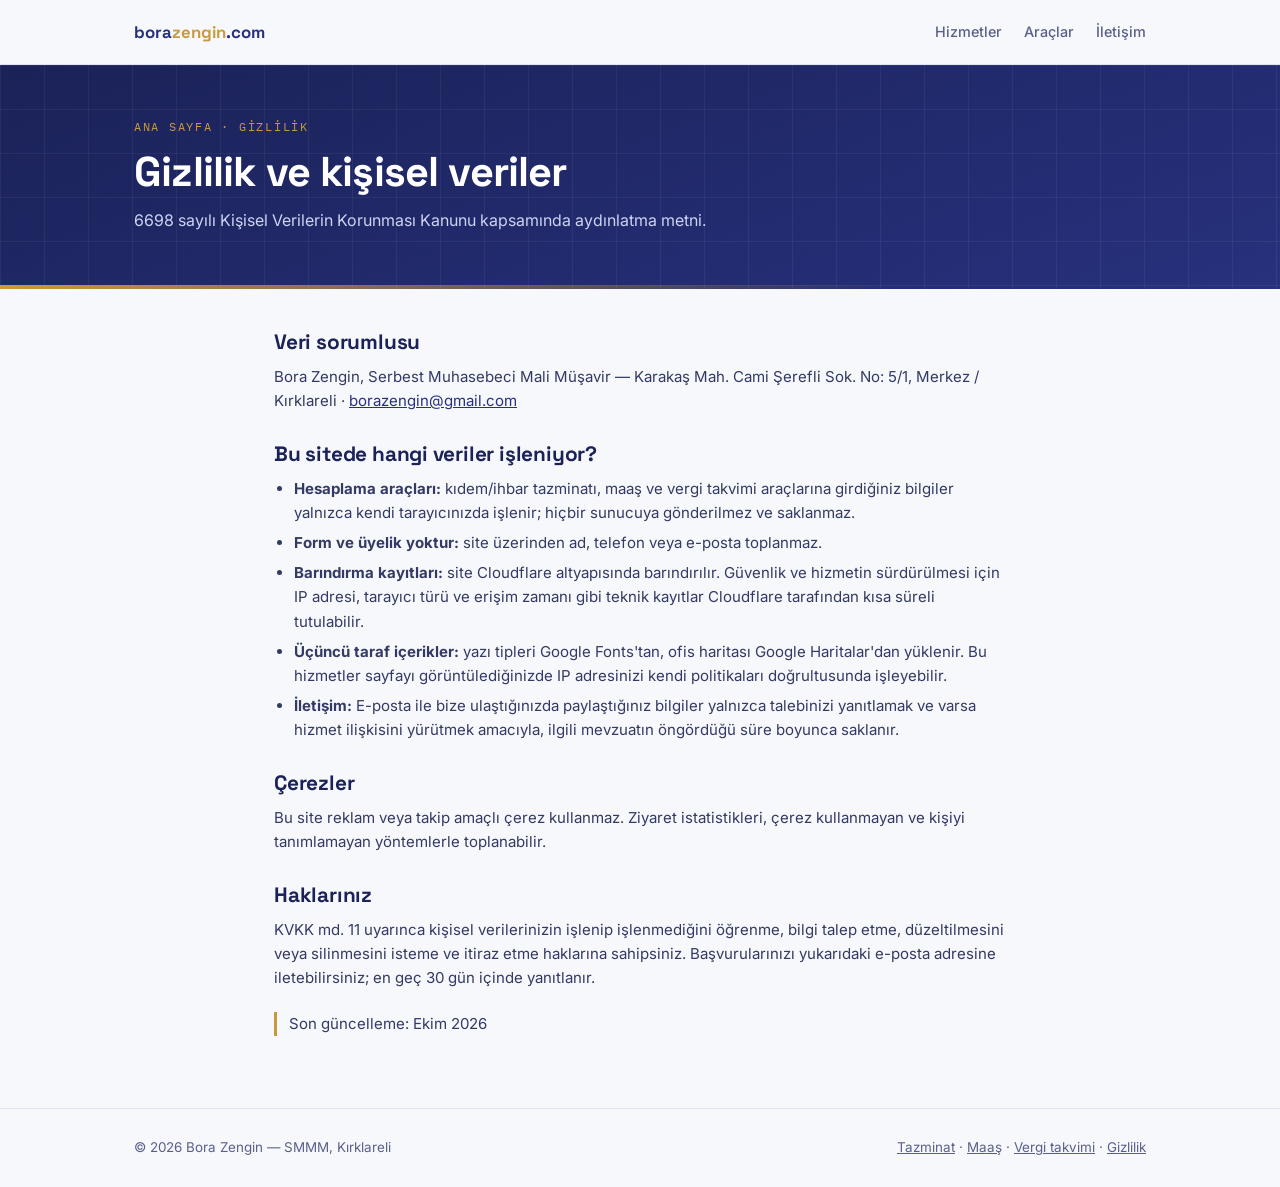
<file: public/gizlilik.html>
<!DOCTYPE html>
<html lang="tr">
<head>
<meta charset="UTF-8">
<meta name="viewport" content="width=device-width, initial-scale=1.0">
<title>Gizlilik ve KVKK Aydınlatma Metni | Bora Zengin SMMM</title>
<meta name="description" content="borazengin.com gizlilik politikası ve 6698 sayılı KVKK kapsamında aydınlatma metni.">
<link rel="canonical" href="https://www.borazengin.com/gizlilik">
<meta property="og:type" content="website">
<meta property="og:title" content="Gizlilik ve KVKK Aydınlatma Metni | Bora Zengin SMMM">
<meta property="og:description" content="borazengin.com gizlilik politikası ve 6698 sayılı KVKK kapsamında aydınlatma metni.">
<meta property="og:url" content="https://www.borazengin.com/gizlilik">
<meta property="og:locale" content="tr_TR">
<meta property="og:image" content="https://www.borazengin.com/og-image.png">
<meta name="twitter:card" content="summary_large_image">
<meta name="theme-color" content="#1b2258">
<link rel="icon" type="image/svg+xml" href="data:image/svg+xml,<svg xmlns='http://www.w3.org/2000/svg' viewBox='0 0 64 64'>
<link rel="apple-touch-icon" href="[data-uri]">
<link rel="preconnect" href="https://fonts.googleapis.com">
<link rel="preconnect" href="https://fonts.gstatic.com" crossorigin>
<link href="https://fonts.googleapis.com/css2?family=Space+Grotesk:wght@500;600;700&family=Inter:wght@400;500;600&family=IBM+Plex+Mono:wght@400;500&display=swap" rel="stylesheet">
<link rel="stylesheet" href="site.css">
</head>
<body>
<nav>
  <div class="wrap nav-inner">
    <a class="nav-brand" href="index.html">bora<span>zengin</span>.com</a>
    <ul class="nav-links">
      <li><a href="index.html#hizmetler">Hizmetler</a></li>
      <li class="keep"><a href="index.html#araclar">Araçlar</a></li>
      <li class="keep"><a href="index.html#iletisim">İletişim</a></li>
    </ul>
  </div>
</nav>
<header class="page-head">
  <div class="wrap">
    <div class="crumb"><a href="index.html">Ana sayfa</a> · Gizlilik</div>
    <h1>Gizlilik ve kişisel veriler</h1>
    <p>6698 sayılı Kişisel Verilerin Korunması Kanunu kapsamında aydınlatma metni.</p>
  </div>
</header>

<main>
  <div class="wrap" style="max-width:780px">
    <div class="info" style="margin-top:0">
      <h2>Veri sorumlusu</h2>
      <p>Bora Zengin, Serbest Muhasebeci Mali Müşavir — Karakaş Mah. Cami Şerefli Sok. No: 5/1, Merkez / Kırklareli · <a href="mailto:borazengin@gmail.com">borazengin@gmail.com</a></p>
    </div>

    <div class="info">
      <h2>Bu sitede hangi veriler işleniyor?</h2>
      <ul>
        <li><b>Hesaplama araçları:</b> kıdem/ihbar tazminatı, maaş ve vergi takvimi araçlarına girdiğiniz bilgiler yalnızca kendi tarayıcınızda işlenir; hiçbir sunucuya gönderilmez ve saklanmaz.</li>
        <li><b>Form ve üyelik yoktur:</b> site üzerinden ad, telefon veya e-posta toplanmaz.</li>
        <li><b>Barındırma kayıtları:</b> site Cloudflare altyapısında barındırılır. Güvenlik ve hizmetin sürdürülmesi için IP adresi, tarayıcı türü ve erişim zamanı gibi teknik kayıtlar Cloudflare tarafından kısa süreli tutulabilir.</li>
        <li><b>Üçüncü taraf içerikler:</b> yazı tipleri Google Fonts'tan, ofis haritası Google Haritalar'dan yüklenir. Bu hizmetler sayfayı görüntülediğinizde IP adresinizi kendi politikaları doğrultusunda işleyebilir.</li>
        <li><b>İletişim:</b> E-posta ile bize ulaştığınızda paylaştığınız bilgiler yalnızca talebinizi yanıtlamak ve varsa hizmet ilişkisini yürütmek amacıyla, ilgili mevzuatın öngördüğü süre boyunca saklanır.</li>
      </ul>
    </div>

    <div class="info">
      <h2>Çerezler</h2>
      <p>Bu site reklam veya takip amaçlı çerez kullanmaz. Ziyaret istatistikleri, çerez kullanmayan ve kişiyi tanımlamayan yöntemlerle toplanabilir.</p>
    </div>

    <div class="info">
      <h2>Haklarınız</h2>
      <p>KVKK md. 11 uyarınca kişisel verilerinizin işlenip işlenmediğini öğrenme, bilgi talep etme, düzeltilmesini veya silinmesini isteme ve itiraz etme haklarına sahipsiniz. Başvurularınızı yukarıdaki e-posta adresine iletebilirsiniz; en geç 30 gün içinde yanıtlanır.</p>
      <p class="disclaimer">Son güncelleme: <span data-guncel>Ekim 2026</span></p>
    </div>
  </div>
</main>
<footer>
  <div class="wrap foot">
    <div>© <span class="yil"></span> Bora Zengin — SMMM, Kırklareli</div>
    <div><a href="kidem-ihbar-tazminati.html">Tazminat</a> · <a href="net-brut-maas.html">Maaş</a> · <a href="vergi-takvimi.html">Vergi takvimi</a> · <a href="gizlilik.html">Gizlilik</a></div>
  </div>
</footer>
<script>document.querySelectorAll('.yil').forEach(function(e){e.textContent=new Date().getFullYear();});</script>
</body>
</html>
</file>
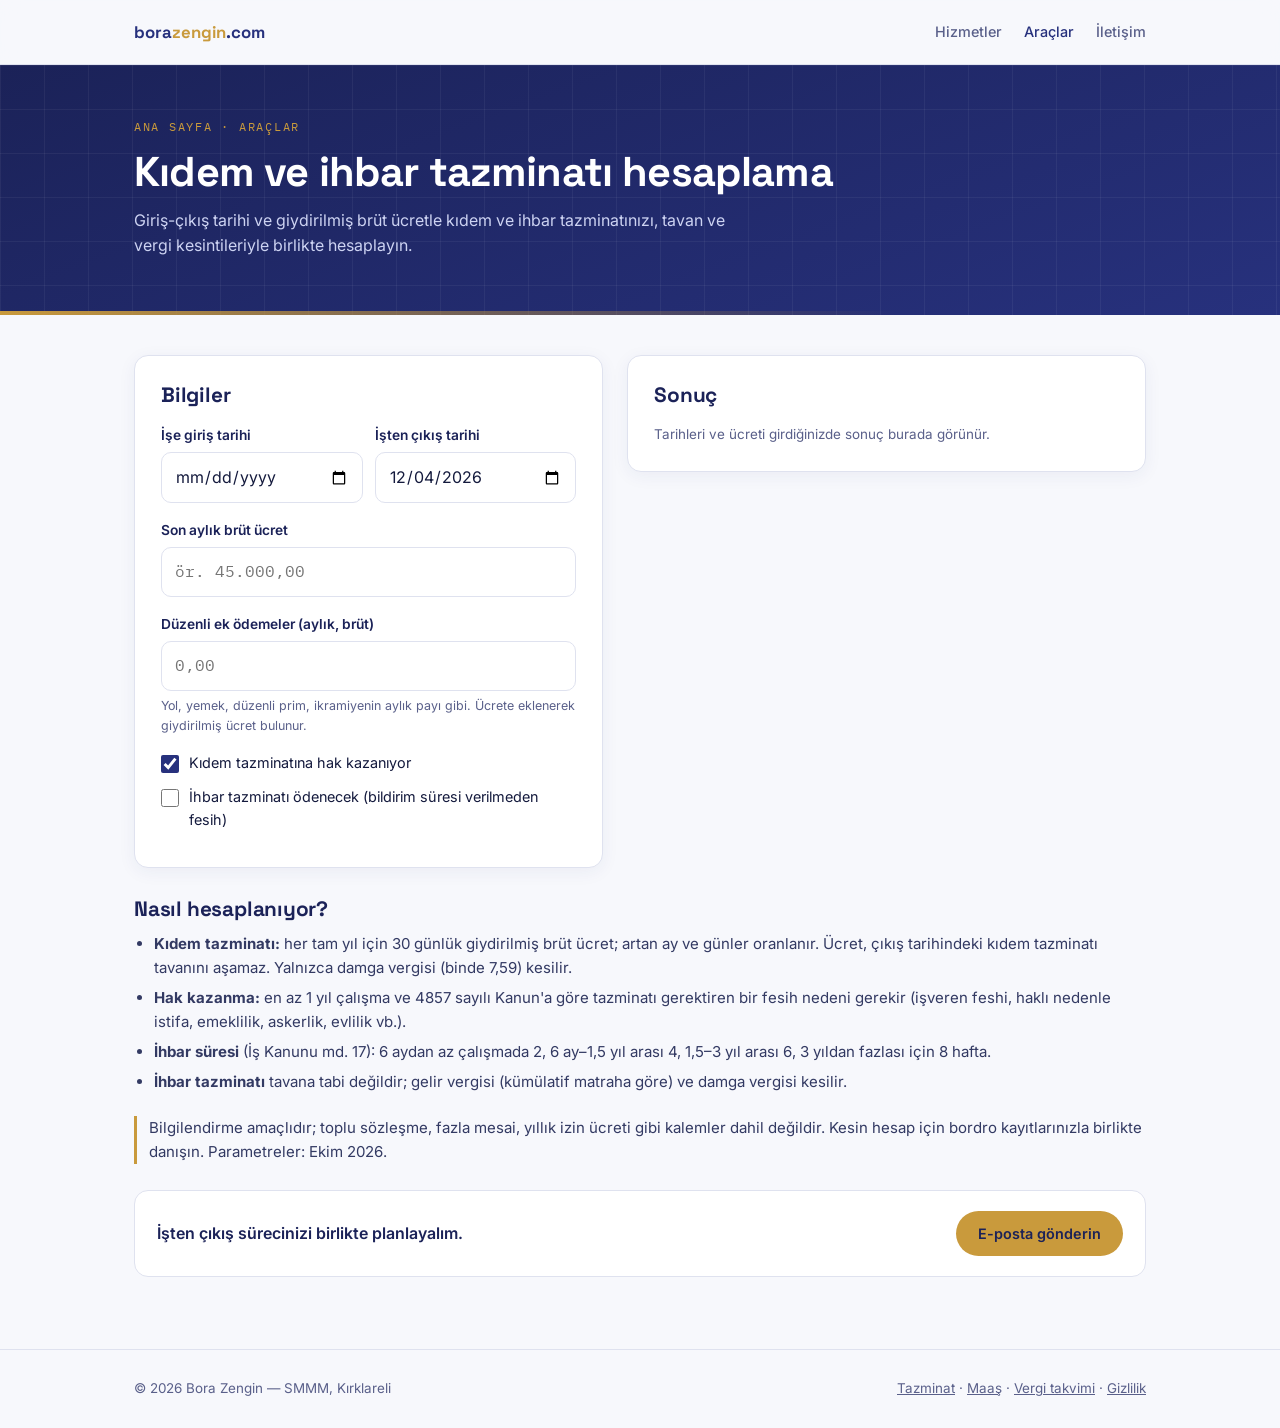
<file: public/kidem-ihbar-tazminati.html>
<!DOCTYPE html>
<html lang="tr">
<head>
<meta charset="UTF-8">
<meta name="viewport" content="width=device-width, initial-scale=1.0">
<title>Kıdem ve İhbar Tazminatı Hesaplama 2026 | Bora Zengin SMMM</title>
<meta name="description" content="2026 kıdem tazminatı tavanı, ihbar süreleri ve vergi kesintileriyle kıdem ve ihbar tazminatı hesaplama aracı.">
<link rel="canonical" href="https://www.borazengin.com/kidem-ihbar-tazminati">
<meta property="og:type" content="website">
<meta property="og:title" content="Kıdem ve İhbar Tazminatı Hesaplama 2026 | Bora Zengin SMMM">
<meta property="og:description" content="2026 kıdem tazminatı tavanı, ihbar süreleri ve vergi kesintileriyle kıdem ve ihbar tazminatı hesaplama aracı.">
<meta property="og:url" content="https://www.borazengin.com/kidem-ihbar-tazminati">
<meta property="og:locale" content="tr_TR">
<meta property="og:image" content="https://www.borazengin.com/og-image.png">
<meta name="twitter:card" content="summary_large_image">
<meta name="theme-color" content="#1b2258">
<link rel="icon" type="image/svg+xml" href="data:image/svg+xml,<svg xmlns='http://www.w3.org/2000/svg' viewBox='0 0 64 64'>
<link rel="apple-touch-icon" href="[data-uri]">
<link rel="preconnect" href="https://fonts.googleapis.com">
<link rel="preconnect" href="https://fonts.gstatic.com" crossorigin>
<link href="https://fonts.googleapis.com/css2?family=Space+Grotesk:wght@500;600;700&family=Inter:wght@400;500;600&family=IBM+Plex+Mono:wght@400;500&display=swap" rel="stylesheet">
<link rel="stylesheet" href="site.css">
</head>
<body>
<nav>
  <div class="wrap nav-inner">
    <a class="nav-brand" href="index.html">bora<span>zengin</span>.com</a>
    <ul class="nav-links">
      <li><a href="index.html#hizmetler">Hizmetler</a></li>
      <li class="keep"><a href="index.html#araclar" aria-current="page">Araçlar</a></li>
      <li class="keep"><a href="index.html#iletisim">İletişim</a></li>
    </ul>
  </div>
</nav>
<header class="page-head">
  <div class="wrap">
    <div class="crumb"><a href="index.html">Ana sayfa</a> · Araçlar</div>
    <h1>Kıdem ve ihbar tazminatı hesaplama</h1>
    <p>Giriş-çıkış tarihi ve giydirilmiş brüt ücretle kıdem ve ihbar tazminatınızı, tavan ve vergi kesintileriyle birlikte hesaplayın.</p>
  </div>
</header>

<main>
  <div class="wrap">
    <div class="tool">
      <form class="panel" id="f" novalidate>
        <h2>Bilgiler</h2>
        <div class="row2">
          <div class="field">
            <label for="giris">İşe giriş tarihi</label>
            <input type="date" id="giris" required>
          </div>
          <div class="field">
            <label for="cikis">İşten çıkış tarihi</label>
            <input type="date" id="cikis" required>
          </div>
        </div>
        <div class="field">
          <label for="brut">Son aylık brüt ücret</label>
          <input type="text" id="brut" inputmode="decimal" placeholder="ör. 45.000,00" autocomplete="off">
        </div>
        <div class="field">
          <label for="ek">Düzenli ek ödemeler (aylık, brüt)</label>
          <input type="text" id="ek" inputmode="decimal" placeholder="0,00" autocomplete="off">
          <div class="hint">Yol, yemek, düzenli prim, ikramiyenin aylık payı gibi. Ücrete eklenerek giydirilmiş ücret bulunur.</div>
        </div>
        <label class="check"><input type="checkbox" id="kidemHak" checked> <span>Kıdem tazminatına hak kazanıyor</span></label>
        <label class="check"><input type="checkbox" id="ihbarHak"> <span>İhbar tazminatı ödenecek (bildirim süresi verilmeden fesih)</span></label>
        <div class="field" id="kumAlan" hidden>
          <label for="kum">Çıkış yılındaki birikmiş GV matrahı (ihbar hariç)</label>
          <input type="text" id="kum" inputmode="decimal" placeholder="Boş bırakılırsa tahmin edilir" autocomplete="off">
          <div class="hint">Bordrodaki kümülatif vergi matrahı. Boş bırakırsanız yıl başından beri aynı brütle çalışıldığı varsayılır.</div>
        </div>
      </form>

      <section class="panel" aria-live="polite">
        <h2>Sonuç</h2>
        <div id="sonuc"><p class="muted">Tarihleri ve ücreti girdiğinizde sonuç burada görünür.</p></div>
      </section>
    </div>

    <div class="info">
      <h2>Nasıl hesaplanıyor?</h2>
      <ul>
        <li><b>Kıdem tazminatı:</b> her tam yıl için 30 günlük giydirilmiş brüt ücret; artan ay ve günler oranlanır. Ücret, çıkış tarihindeki kıdem tazminatı tavanını aşamaz. Yalnızca damga vergisi (binde 7,59) kesilir.</li>
        <li><b>Hak kazanma:</b> en az 1 yıl çalışma ve 4857 sayılı Kanun'a göre tazminatı gerektiren bir fesih nedeni gerekir (işveren feshi, haklı nedenle istifa, emeklilik, askerlik, evlilik vb.).</li>
        <li><b>İhbar süresi</b> (İş Kanunu md. 17): 6 aydan az çalışmada 2, 6 ay–1,5 yıl arası 4, 1,5–3 yıl arası 6, 3 yıldan fazlası için 8 hafta.</li>
        <li><b>İhbar tazminatı</b> tavana tabi değildir; gelir vergisi (kümülatif matraha göre) ve damga vergisi kesilir.</li>
      </ul>
      <p class="disclaimer">Bilgilendirme amaçlıdır; toplu sözleşme, fazla mesai, yıllık izin ücreti gibi kalemler dahil değildir. Kesin hesap için bordro kayıtlarınızla birlikte danışın. Parametreler: <span data-guncel></span>.</p>
    </div>

    <div class="cta">
      <p>İşten çıkış sürecinizi birlikte planlayalım.</p>
      <a class="btn" href="mailto:borazengin@gmail.com?subject=Tazminat%20hesab%C4%B1%20hakk%C4%B1nda">E-posta gönderin</a>
    </div>
  </div>
</main>

<script src="hesap.js"></script>
<script>
(function(){
  var H = window.Hesap, $ = function(id){ return document.getElementById(id); };
  document.querySelector('[data-guncel]').textContent = H.PARAMS.guncelleme;
  var bugun = new Date(); bugun.setMinutes(bugun.getMinutes() - bugun.getTimezoneOffset());
  $('cikis').value = bugun.toISOString().slice(0,10);

  function li(a, b, cls){ return '<li' + (cls ? ' class="'+cls+'"' : '') + '><span>'+a+'</span><span>'+b+'</span></li>'; }
  function tarihStr(s){ var p = s.split('-'); return p[2]+'.'+p[1]+'.'+p[0]; }

  function hesapla(){
    $('kumAlan').hidden = !$('ihbarHak').checked;
    var brut = H.sayi($('brut').value), ek = H.sayi($('ek').value) || 0;
    if (!$('giris').value || !$('cikis').value || !(brut > 0)) {
      $('sonuc').innerHTML = '<p class="muted">Tarihleri ve ücreti girdiğinizde sonuç burada görünür.</p>'; return;
    }
    var kumVal = $('kum').value.trim();
    var r = H.tazminat({
      giris: $('giris').value, cikis: $('cikis').value, brut: brut, ekOdemeler: ek,
      kidemHakki: $('kidemHak').checked, ihbarHakki: $('ihbarHak').checked,
      kumulatif: kumVal ? H.sayi(kumVal) : null
    });
    if (r.hata) { $('sonuc').innerHTML = '<div class="note">'+r.hata+'</div>'; return; }

    var s = r.sure, html = '';
    r.uyarilar.forEach(function(u){ html += '<div class="note">'+u+'</div>'; });
    html += '<div class="big"><span>Toplam net tazminat</span><b>'+H.tl(r.toplamNet)+'</b></div>';
    html += '<ul class="lines">' +
      li('Çalışma süresi', s.yil+' yıl '+s.ay+' ay '+s.gun+' gün') +
      li('Giydirilmiş brüt ücret', H.tl(r.giydirilmis)) +
      (r.tavan ? li('Kıdem tavanı ('+tarihStr(r.tavan.bas)+' itibarıyla)', H.tl(r.tavan.tutar)) : '') +
      '</ul>';

    if ($('kidemHak').checked) {
      html += '<div class="sub">Kıdem tazminatı</div>';
      if (r.kidem.hak) {
        html += '<ul class="lines">' +
          li('Esas ücret' + (r.kidem.tavanUygulandi ? ' (tavan uygulandı)' : ''), H.tl(r.kidem.esas)) +
          li('Brüt kıdem tazminatı', H.tl(r.kidem.brut)) +
          li('Damga vergisi', '− ' + H.tl(r.kidem.dv)) +
          li('Net kıdem tazminatı', H.tl(r.kidem.net), 'tot') + '</ul>';
      } else html += '<p class="muted">Hak kazanılmadı.</p>';
    }
    if ($('ihbarHak').checked) {
      html += '<div class="sub">İhbar tazminatı · '+r.ihbar.hafta+' hafta ('+r.ihbar.gun+' gün)</div>';
      html += '<ul class="lines">' +
        li('Brüt ihbar tazminatı', H.tl(r.ihbar.brut)) +
        li('Gelir vergisi', '− ' + H.tl(r.ihbar.gv)) +
        li('Damga vergisi', '− ' + H.tl(r.ihbar.dv)) +
        li('Net ihbar tazminatı', H.tl(r.ihbar.net), 'tot') + '</ul>';
      html += '<p class="muted" style="margin-top:6px">Birikmiş GV matrahı: '+H.tl(r.ihbar.kumulatif)+
              (r.ihbar.kumulatifKaynak === 'tahmin' ? ' (tahmini)' : '')+'</p>';
    }
    $('sonuc').innerHTML = html;
  }
  ['giris','cikis','brut','ek','kum','kidemHak','ihbarHak'].forEach(function(id){
    $(id).addEventListener('input', hesapla); $(id).addEventListener('change', hesapla);
  });
  $('f').addEventListener('submit', function(e){ e.preventDefault(); });
  hesapla();
})();
</script>
<footer>
  <div class="wrap foot">
    <div>© <span class="yil"></span> Bora Zengin — SMMM, Kırklareli</div>
    <div><a href="kidem-ihbar-tazminati.html">Tazminat</a> · <a href="net-brut-maas.html">Maaş</a> · <a href="vergi-takvimi.html">Vergi takvimi</a> · <a href="gizlilik.html">Gizlilik</a></div>
  </div>
</footer>
<script>document.querySelectorAll('.yil').forEach(function(e){e.textContent=new Date().getFullYear();});</script>
</body>
</html>
</file>
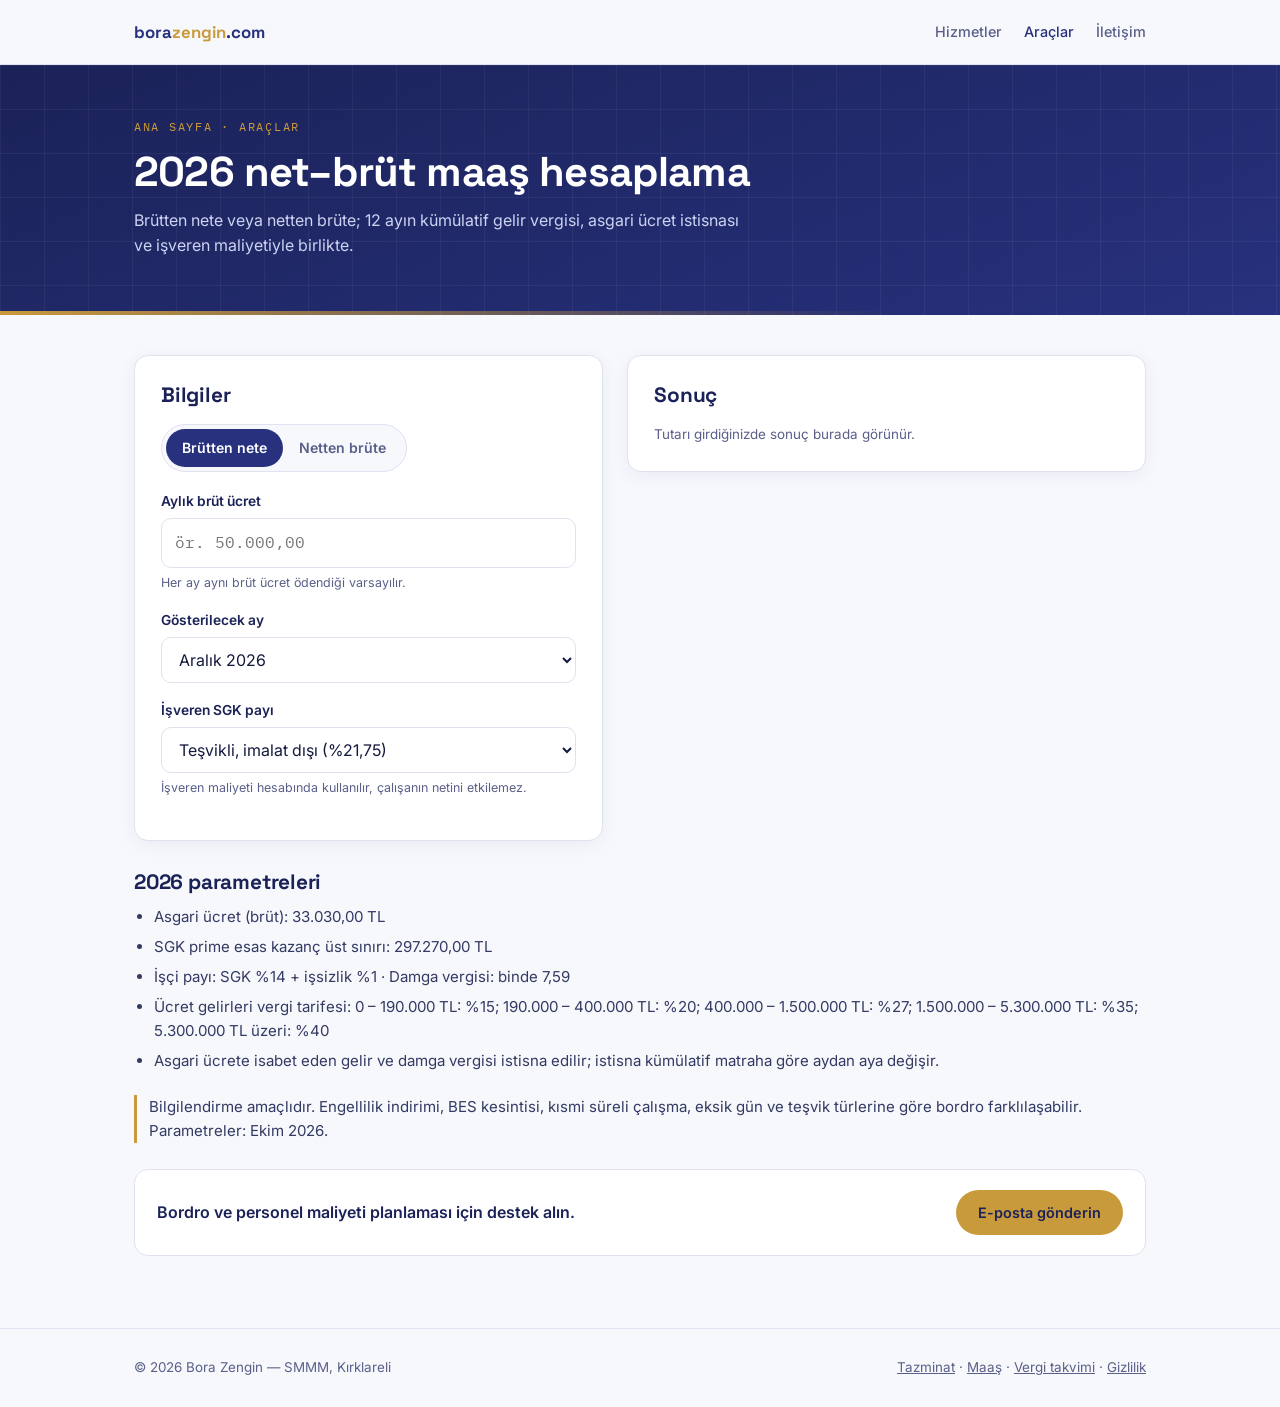
<file: public/net-brut-maas.html>
<!DOCTYPE html>
<html lang="tr">
<head>
<meta charset="UTF-8">
<meta name="viewport" content="width=device-width, initial-scale=1.0">
<title>Net Brüt Maaş Hesaplama 2026 | Bora Zengin SMMM</title>
<meta name="description" content="2026 brütten nete ve netten brüte maaş hesaplama: SGK, kümülatif gelir vergisi, asgari ücret istisnası ve işveren maliyeti.">
<link rel="canonical" href="https://www.borazengin.com/net-brut-maas">
<meta property="og:type" content="website">
<meta property="og:title" content="Net Brüt Maaş Hesaplama 2026 | Bora Zengin SMMM">
<meta property="og:description" content="2026 brütten nete ve netten brüte maaş hesaplama: SGK, kümülatif gelir vergisi, asgari ücret istisnası ve işveren maliyeti.">
<meta property="og:url" content="https://www.borazengin.com/net-brut-maas">
<meta property="og:locale" content="tr_TR">
<meta property="og:image" content="https://www.borazengin.com/og-image.png">
<meta name="twitter:card" content="summary_large_image">
<meta name="theme-color" content="#1b2258">
<link rel="icon" type="image/svg+xml" href="data:image/svg+xml,<svg xmlns='http://www.w3.org/2000/svg' viewBox='0 0 64 64'>
<link rel="apple-touch-icon" href="[data-uri]">
<link rel="preconnect" href="https://fonts.googleapis.com">
<link rel="preconnect" href="https://fonts.gstatic.com" crossorigin>
<link href="https://fonts.googleapis.com/css2?family=Space+Grotesk:wght@500;600;700&family=Inter:wght@400;500;600&family=IBM+Plex+Mono:wght@400;500&display=swap" rel="stylesheet">
<link rel="stylesheet" href="site.css">
</head>
<body>
<nav>
  <div class="wrap nav-inner">
    <a class="nav-brand" href="index.html">bora<span>zengin</span>.com</a>
    <ul class="nav-links">
      <li><a href="index.html#hizmetler">Hizmetler</a></li>
      <li class="keep"><a href="index.html#araclar" aria-current="page">Araçlar</a></li>
      <li class="keep"><a href="index.html#iletisim">İletişim</a></li>
    </ul>
  </div>
</nav>
<header class="page-head">
  <div class="wrap">
    <div class="crumb"><a href="index.html">Ana sayfa</a> · Araçlar</div>
    <h1><span data-yil></span> net–brüt maaş hesaplama</h1>
    <p>Brütten nete veya netten brüte; 12 ayın kümülatif gelir vergisi, asgari ücret istisnası ve işveren maliyetiyle birlikte.</p>
  </div>
</header>

<main>
  <div class="wrap">
    <div class="tool">
      <form class="panel" id="f" novalidate>
        <h2>Bilgiler</h2>
        <div class="seg" role="group" aria-label="Hesaplama yönü">
          <button type="button" id="mBrut" aria-pressed="true">Brütten nete</button>
          <button type="button" id="mNet" aria-pressed="false">Netten brüte</button>
        </div>
        <div class="field">
          <label for="tutar" id="tutarEt">Aylık brüt ücret</label>
          <input type="text" id="tutar" inputmode="decimal" placeholder="ör. 50.000,00" autocomplete="off">
          <div class="hint" id="tutarIp">Her ay aynı brüt ücret ödendiği varsayılır.</div>
        </div>
        <div class="field">
          <label for="ay">Gösterilecek ay</label>
          <select id="ay"></select>
        </div>
        <div class="field">
          <label for="tesvik">İşveren SGK payı</label>
          <select id="tesvik"></select>
          <div class="hint">İşveren maliyeti hesabında kullanılır, çalışanın netini etkilemez.</div>
        </div>
      </form>

      <section class="panel" aria-live="polite">
        <h2 id="sonucBaslik">Sonuç</h2>
        <div id="sonuc"><p class="muted">Tutarı girdiğinizde sonuç burada görünür.</p></div>
      </section>
    </div>

    <div id="yillik" hidden>
      <h2 style="margin-top:32px">12 aylık görünüm</h2>
      <p class="muted" style="margin-top:4px">Vergi dilimi atladıkça net ücret düşer (brütten nete) veya gereken brüt artar (netten brüte).</p>
      <div class="table-wrap">
        <table>
          <thead><tr><th>Ay</th><th>Brüt</th><th>SGK + İşsizlik</th><th>Gelir vergisi</th><th>Damga</th><th>Net</th><th>Küm. matrah</th><th>İşveren maliyeti</th></tr></thead>
          <tbody id="tb"></tbody>
          <tfoot id="tf"></tfoot>
        </table>
      </div>
    </div>

    <div class="info">
      <h2><span data-yil></span> parametreleri</h2>
      <ul id="paramList"></ul>
      <p class="disclaimer">Bilgilendirme amaçlıdır. Engellilik indirimi, BES kesintisi, kısmi süreli çalışma, eksik gün ve teşvik türlerine göre bordro farklılaşabilir. Parametreler: <span data-guncel></span>.</p>
    </div>

    <div class="cta">
      <p>Bordro ve personel maliyeti planlaması için destek alın.</p>
      <a class="btn" href="mailto:borazengin@gmail.com?subject=Bordro%20hakk%C4%B1nda">E-posta gönderin</a>
    </div>
  </div>
</main>

<script src="hesap.js"></script>
<script>
(function(){
  var H = window.Hesap, P = H.PARAMS, $ = function(id){ return document.getElementById(id); };
  var AYLAR = ['Ocak','Şubat','Mart','Nisan','Mayıs','Haziran','Temmuz','Ağustos','Eylül','Ekim','Kasım','Aralık'];
  var mod = 'brut';
  document.querySelectorAll('[data-yil]').forEach(function(e){ e.textContent = P.yil; });
  document.querySelector('[data-guncel]').textContent = P.guncelleme;

  var simdi = new Date();
  AYLAR.forEach(function(a, i){
    var o = document.createElement('option'); o.value = i + 1; o.textContent = a + ' ' + P.yil; $('ay').appendChild(o);
  });
  $('ay').value = simdi.getFullYear() === P.yil ? simdi.getMonth() + 1 : 1;
  Object.keys(P.isverenOranlari).forEach(function(k){
    var o = document.createElement('option'); o.value = k; o.textContent = P.isverenOranlari[k].ad; $('tesvik').appendChild(o);
  });
  $('tesvik').value = 'imalatDisi';

  // parametre listesi
  var dl = P.dilimler.map(function(d, i){
    var alt = i ? P.dilimler[i-1][0] : 0;
    var n = function(x){ return x.toLocaleString('tr-TR'); };
    return (d[0] === Infinity ? n(alt) + ' TL üzeri' : n(alt) + ' – ' + n(d[0]) + ' TL') + ': %' + Math.round(d[1]*100);
  }).join('; ');
  $('paramList').innerHTML =
    '<li>Asgari ücret (brüt): ' + H.tl(P.asgariBrut) + '</li>' +
    '<li>SGK prime esas kazanç üst sınırı: ' + H.tl(P.sgkTavan) + '</li>' +
    '<li>İşçi payı: SGK %14 + işsizlik %1 · Damga vergisi: binde 7,59</li>' +
    '<li>Ücret gelirleri vergi tarifesi: ' + dl + '</li>' +
    '<li>Asgari ücrete isabet eden gelir ve damga vergisi istisna edilir; istisna kümülatif matraha göre aydan aya değişir.</li>';

  function li(a, b, cls){ return '<li' + (cls ? ' class="'+cls+'"' : '') + '><span>'+a+'</span><span>'+b+'</span></li>'; }
  function setMod(m){
    mod = m;
    $('mBrut').setAttribute('aria-pressed', m === 'brut'); $('mNet').setAttribute('aria-pressed', m === 'net');
    $('tutarEt').textContent = m === 'brut' ? 'Aylık brüt ücret' : 'Hedeflenen aylık net ücret';
    $('tutarIp').textContent = m === 'brut' ? 'Her ay aynı brüt ücret ödendiği varsayılır.' : 'Her ay aynı net ele geçmesi için gereken brüt hesaplanır.';
    hesapla();
  }
  $('mBrut').onclick = function(){ setMod('brut'); };
  $('mNet').onclick = function(){ setMod('net'); };

  function hesapla(){
    var t = H.sayi($('tutar').value);
    if (!(t > 0)) {
      $('sonuc').innerHTML = '<p class="muted">Tutarı girdiğinizde sonuç burada görünür.</p>'; $('yillik').hidden = true; return;
    }
    var oran = P.isverenOranlari[$('tesvik').value].oran;
    var tablo = H.yillikTablo(t, mod, oran);
    var ay = +$('ay').value, s = tablo[ay - 1];
    $('sonucBaslik').textContent = AYLAR[ay-1] + ' ' + P.yil;
    var html = '';
    if (mod === 'brut' && t < P.asgariBrut) html += '<div class="note">Girilen tutar asgari ücretin (' + H.tl(P.asgariBrut) + ') altında.</div>';
    html += mod === 'brut'
      ? '<div class="big"><span>Net ücret</span><b>' + H.tl(s.net) + '</b></div>'
      : '<div class="big"><span>Gereken brüt ücret</span><b>' + H.tl(s.brut) + '</b></div>';
    html += '<ul class="lines">' +
      li('Brüt ücret', H.tl(s.brut)) +
      li('SGK işçi payı (%14)', '− ' + H.tl(s.sgk)) +
      li('İşsizlik işçi payı (%1)', '− ' + H.tl(s.issizlik)) +
      li('Gelir vergisi matrahı', H.tl(s.gvMatrah)) +
      li('Hesaplanan gelir vergisi', H.tl(s.gvHesaplanan)) +
      li('Asgari ücret GV istisnası', '− ' + H.tl(s.gvIstisna)) +
      li('Ödenecek gelir vergisi', '− ' + H.tl(s.gv)) +
      li('Damga vergisi (istisna sonrası)', '− ' + H.tl(s.dv)) +
      li('Net ücret', H.tl(s.net), 'tot') + '</ul>';
    html += '<div class="sub">İşveren</div><ul class="lines">' +
      li('İşveren SGK + işsizlik', H.tl(s.isverenPrim)) +
      li('Toplam işveren maliyeti', H.tl(s.maliyet), 'tot') + '</ul>';
    if (s.sgkMatrah < s.brut) html += '<p class="muted" style="margin-top:8px">SGK primi tavan (' + H.tl(P.sgkTavan) + ') üzerinden hesaplandı.</p>';
    $('sonuc').innerHTML = html;

    var top = { brut:0, k:0, gv:0, dv:0, net:0, m:0 };
    $('tb').innerHTML = tablo.map(function(r, i){
      top.brut += r.brut; top.k += r.sgk + r.issizlik; top.gv += r.gv; top.dv += r.dv; top.net += r.net; top.m += r.maliyet;
      var f = function(x){ return H.tl(x).replace(' TL',''); };
      return '<tr' + (i + 1 === ay ? ' style="background:#fbf3e4"' : '') + '><td>' + AYLAR[i] + '</td><td>' + f(r.brut) + '</td><td>' + f(r.sgk + r.issizlik) +
        '</td><td>' + f(r.gv) + '</td><td>' + f(r.dv) + '</td><td>' + f(r.net) + '</td><td>' + f(r.kumulatif) + '</td><td>' + f(r.maliyet) + '</td></tr>';
    }).join('');
    var g = function(x){ return H.tl(H.r2(x)).replace(' TL',''); };
    $('tf').innerHTML = '<tr><td>Yıllık</td><td>' + g(top.brut) + '</td><td>' + g(top.k) + '</td><td>' + g(top.gv) + '</td><td>' + g(top.dv) + '</td><td>' + g(top.net) + '</td><td></td><td>' + g(top.m) + '</td></tr>';
    $('yillik').hidden = false;
  }
  ['tutar','ay','tesvik'].forEach(function(id){ $(id).addEventListener('input', hesapla); $(id).addEventListener('change', hesapla); });
  $('f').addEventListener('submit', function(e){ e.preventDefault(); });
})();
</script>
<footer>
  <div class="wrap foot">
    <div>© <span class="yil"></span> Bora Zengin — SMMM, Kırklareli</div>
    <div><a href="kidem-ihbar-tazminati.html">Tazminat</a> · <a href="net-brut-maas.html">Maaş</a> · <a href="vergi-takvimi.html">Vergi takvimi</a> · <a href="gizlilik.html">Gizlilik</a></div>
  </div>
</footer>
<script>document.querySelectorAll('.yil').forEach(function(e){e.textContent=new Date().getFullYear();});</script>
</body>
</html>
</file>
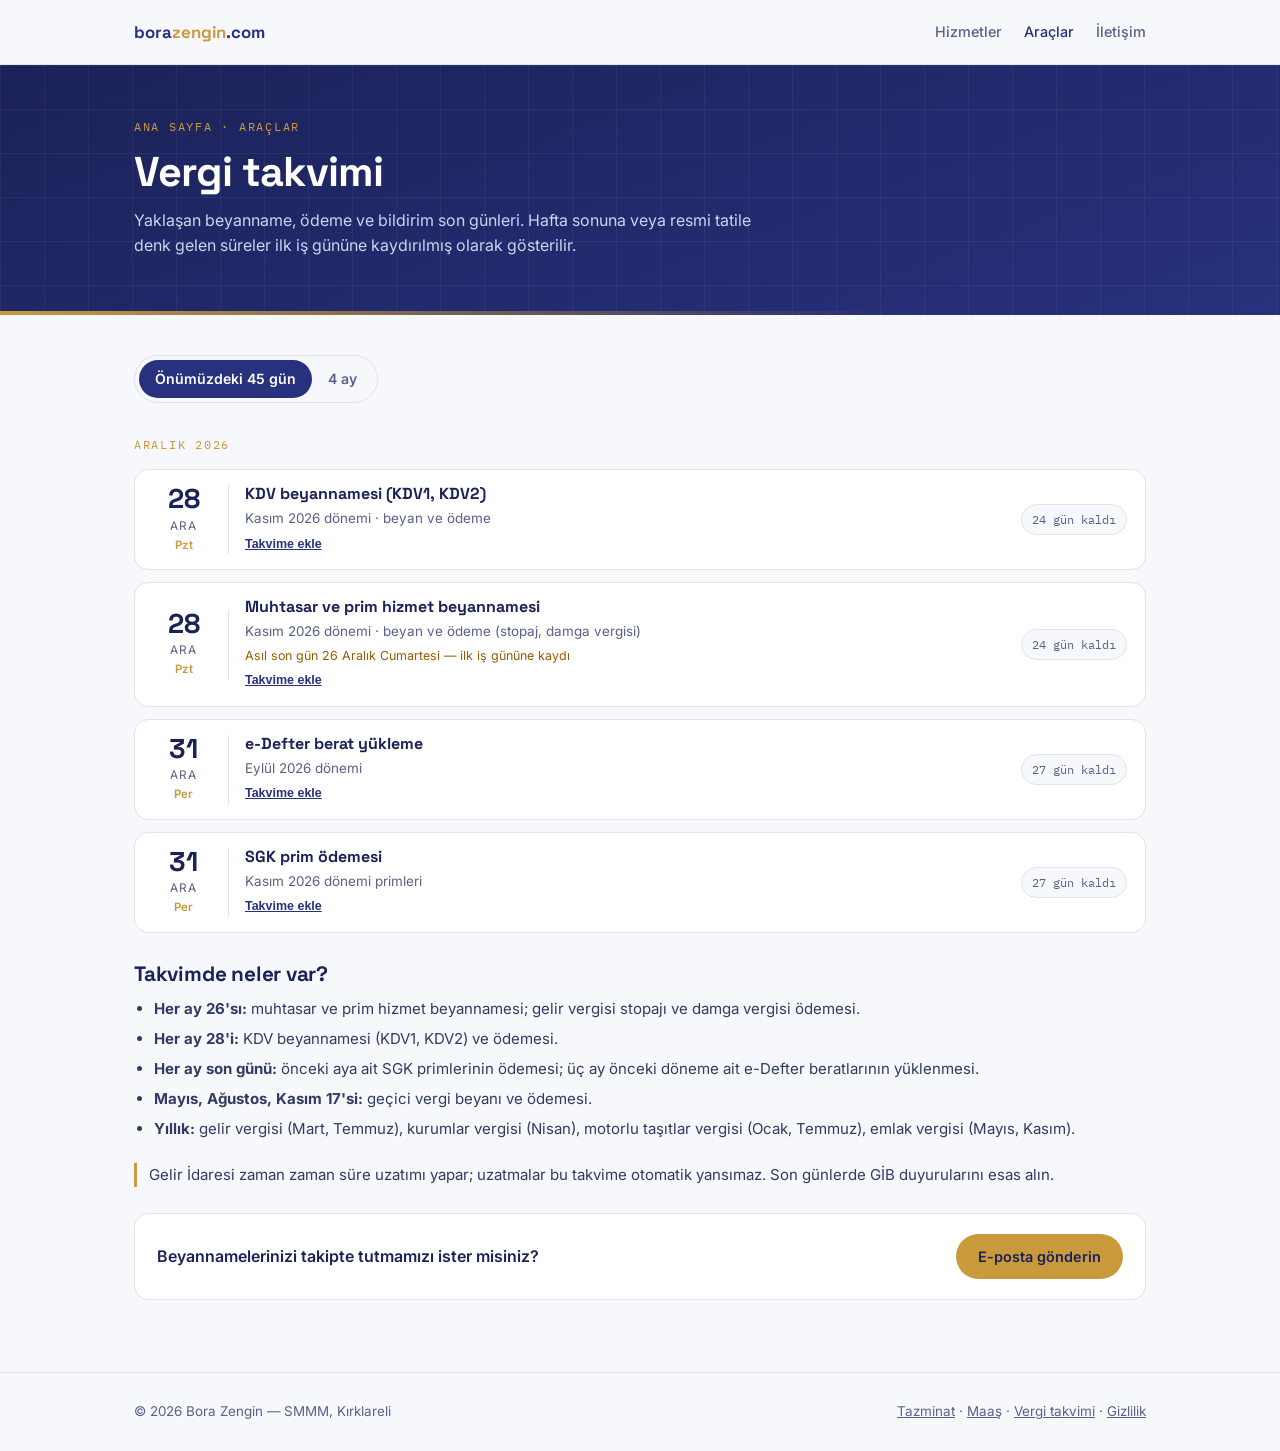
<file: public/vergi-takvimi.html>
<!DOCTYPE html>
<html lang="tr">
<head>
<meta charset="UTF-8">
<meta name="viewport" content="width=device-width, initial-scale=1.0">
<title>Vergi Takvimi – Yaklaşan Beyanname ve Ödeme Son Günleri | Bora Zengin SMMM</title>
<meta name="description" content="Muhtasar, KDV, SGK, geçici vergi ve yıllık beyanname son günleri; resmi tatil kaydırmalı güncel vergi takvimi.">
<link rel="canonical" href="https://www.borazengin.com/vergi-takvimi">
<meta property="og:type" content="website">
<meta property="og:title" content="Vergi Takvimi – Yaklaşan Beyanname ve Ödeme Son Günleri | Bora Zengin SMMM">
<meta property="og:description" content="Muhtasar, KDV, SGK, geçici vergi ve yıllık beyanname son günleri; resmi tatil kaydırmalı güncel vergi takvimi.">
<meta property="og:url" content="https://www.borazengin.com/vergi-takvimi">
<meta property="og:locale" content="tr_TR">
<meta property="og:image" content="https://www.borazengin.com/og-image.png">
<meta name="twitter:card" content="summary_large_image">
<meta name="theme-color" content="#1b2258">
<link rel="icon" type="image/svg+xml" href="data:image/svg+xml,<svg xmlns='http://www.w3.org/2000/svg' viewBox='0 0 64 64'>
<link rel="apple-touch-icon" href="[data-uri]">
<link rel="preconnect" href="https://fonts.googleapis.com">
<link rel="preconnect" href="https://fonts.gstatic.com" crossorigin>
<link href="https://fonts.googleapis.com/css2?family=Space+Grotesk:wght@500;600;700&family=Inter:wght@400;500;600&family=IBM+Plex+Mono:wght@400;500&display=swap" rel="stylesheet">
<link rel="stylesheet" href="site.css">
</head>
<body>
<nav>
  <div class="wrap nav-inner">
    <a class="nav-brand" href="index.html">bora<span>zengin</span>.com</a>
    <ul class="nav-links">
      <li><a href="index.html#hizmetler">Hizmetler</a></li>
      <li class="keep"><a href="index.html#araclar" aria-current="page">Araçlar</a></li>
      <li class="keep"><a href="index.html#iletisim">İletişim</a></li>
    </ul>
  </div>
</nav>
<header class="page-head">
  <div class="wrap">
    <div class="crumb"><a href="index.html">Ana sayfa</a> · Araçlar</div>
    <h1>Vergi takvimi</h1>
    <p>Yaklaşan beyanname, ödeme ve bildirim son günleri. Hafta sonuna veya resmi tatile denk gelen süreler ilk iş gününe kaydırılmış olarak gösterilir.</p>
  </div>
</header>

<main>
  <div class="wrap">
    <div class="seg" role="group" aria-label="Zaman aralığı">
      <button type="button" data-gun="45" aria-pressed="true">Önümüzdeki 45 gün</button>
      <button type="button" data-gun="120" aria-pressed="false">4 ay</button>
    </div>
    <div id="liste" class="cal" aria-live="polite"></div>

    <div class="info">
      <h2>Takvimde neler var?</h2>
      <ul>
        <li><b>Her ay 26'sı:</b> muhtasar ve prim hizmet beyannamesi; gelir vergisi stopajı ve damga vergisi ödemesi.</li>
        <li><b>Her ay 28'i:</b> KDV beyannamesi (KDV1, KDV2) ve ödemesi.</li>
        <li><b>Her ay son günü:</b> önceki aya ait SGK primlerinin ödemesi; üç ay önceki döneme ait e-Defter beratlarının yüklenmesi.</li>
        <li><b>Mayıs, Ağustos, Kasım 17'si:</b> geçici vergi beyanı ve ödemesi.</li>
        <li><b>Yıllık:</b> gelir vergisi (Mart, Temmuz), kurumlar vergisi (Nisan), motorlu taşıtlar vergisi (Ocak, Temmuz), emlak vergisi (Mayıs, Kasım).</li>
      </ul>
      <p class="disclaimer">Gelir İdaresi zaman zaman süre uzatımı yapar; uzatmalar bu takvime otomatik yansımaz. Son günlerde GİB duyurularını esas alın.</p>
    </div>

    <div class="cta">
      <p>Beyannamelerinizi takipte tutmamızı ister misiniz?</p>
      <a class="btn" href="mailto:borazengin@gmail.com?subject=Mali%20m%C3%BC%C5%9Favirlik%20hizmeti">E-posta gönderin</a>
    </div>
  </div>
</main>

<style>
  .cal{display:grid;gap:12px}
  .item{display:grid;grid-template-columns:76px 1fr auto;gap:16px;align-items:center;background:var(--card);border:1px solid var(--line);border-radius:var(--radius);padding:14px 18px}
  .date{text-align:center;border-right:1px solid var(--line);padding-right:14px}
  .date .d{font-family:'Space Grotesk',sans-serif;font-size:1.7rem;font-weight:700;color:var(--brand-deep);line-height:1}
  .date .m{font-size:.74rem;text-transform:uppercase;letter-spacing:.08em;color:var(--muted);margin-top:4px}
  .date .w{font-size:.72rem;color:var(--gold);font-weight:600}
  .item h3{font-family:'Space Grotesk',sans-serif;font-size:1rem;color:var(--brand-deep);line-height:1.3}
  .item .per{font-size:.84rem;color:var(--muted);margin-top:3px}
  .item .shift{font-size:.78rem;color:var(--warn);margin-top:4px}
  .badge{font-family:'IBM Plex Mono',monospace;font-size:.76rem;padding:5px 10px;border-radius:999px;background:var(--paper);border:1px solid var(--line);white-space:nowrap;color:var(--muted)}
  .badge.soon{background:#fbf3e4;border-color:#efdcb5;color:var(--warn);font-weight:600}
  .badge.today{background:var(--brand);border-color:var(--brand);color:#fff}
  .ics{display:inline-block;margin-top:6px;font-size:.78rem;font-weight:600;color:var(--brand);background:none;border:0;padding:0;cursor:pointer;text-decoration:underline}
  .monthhead{font-family:'IBM Plex Mono',monospace;font-size:.78rem;letter-spacing:.14em;text-transform:uppercase;color:var(--gold);margin:14px 0 2px}
  @media(max-width:560px){
    .item{grid-template-columns:62px 1fr;gap:12px;padding:14px}
    .item .badge{grid-column:2;justify-self:start}
    .date{padding-right:10px}
  }
</style>

<script>
(function(){
  var AY = ['Ocak','Şubat','Mart','Nisan','Mayıs','Haziran','Temmuz','Ağustos','Eylül','Ekim','Kasım','Aralık'];
  var GUN = ['Pazar','Pazartesi','Salı','Çarşamba','Perşembe','Cuma','Cumartesi'];
  var GUNK = ['Paz','Pzt','Sal','Çar','Per','Cum','Cmt'];

  // Tam gün resmi tatiller (arife yarım günleri dahil değil)
  var SABIT = ['01-01','04-23','05-01','05-19','07-15','08-30','10-29'];
  var DINI = {
    2026: ['03-20','03-21','03-22','05-27','05-28','05-29','05-30'],
    2027: ['03-09','03-10','03-11','05-16','05-17','05-18','05-19']
    // Yeni yılın dini bayram tarihleri Diyanet takvimi açıklanınca buraya eklenmeli.
  };
  function p2(n){ return (n < 10 ? '0' : '') + n; }
  function tatilMi(d){
    var md = p2(d.getMonth()+1) + '-' + p2(d.getDate());
    if (d.getDay() === 0 || d.getDay() === 6) return true;
    if (SABIT.indexOf(md) > -1) return true;
    return (DINI[d.getFullYear()] || []).indexOf(md) > -1;
  }
  function isGunu(d){ var x = new Date(d); while (tatilMi(x)) x.setDate(x.getDate() + 1); return x; }
  function sonGun(y, m){ return new Date(y, m + 1, 0); }          // m: 0-11
  function onceki(y, m, k){ var d = new Date(y, m - k, 1); return { y: d.getFullYear(), m: d.getMonth() }; }
  function donem(o){ return AY[o.m] + ' ' + o.y; }

  function ayinKalemleri(y, m){
    var L = [], o1 = onceki(y, m, 1), o3 = onceki(y, m, 3);
    L.push({ d: new Date(y, m, 26), t: 'Muhtasar ve prim hizmet beyannamesi', p: donem(o1) + ' dönemi · beyan ve ödeme (stopaj, damga vergisi)' });
    L.push({ d: new Date(y, m, 28), t: 'KDV beyannamesi (KDV1, KDV2)', p: donem(o1) + ' dönemi · beyan ve ödeme' });
    L.push({ d: sonGun(y, m), t: 'SGK prim ödemesi', p: donem(o1) + ' dönemi primleri' });
    L.push({ d: sonGun(y, m), t: 'e-Defter berat yükleme', p: donem(o3) + ' dönemi' });
    var gv = { 4: 'Ocak–Mart', 7: 'Nisan–Haziran', 10: 'Temmuz–Eylül' }[m];
    if (gv) L.push({ d: new Date(y, m, 17), t: 'Geçici vergi beyannamesi', p: gv + ' ' + y + ' dönemi · beyan ve ödeme' });
    if (m === 0) L.push({ d: sonGun(y, m), t: 'Motorlu taşıtlar vergisi 1. taksit', p: y + ' yılı' });
    if (m === 2) L.push({ d: sonGun(y, m), t: 'Yıllık gelir vergisi beyannamesi', p: (y - 1) + ' yılı · beyan ve 1. taksit ödemesi' });
    if (m === 3) L.push({ d: sonGun(y, m), t: 'Kurumlar vergisi beyannamesi', p: (y - 1) + ' hesap dönemi · beyan ve ödeme' });
    if (m === 4) L.push({ d: sonGun(y, m), t: 'Emlak vergisi 1. taksit', p: y + ' yılı' });
    if (m === 6) {
      L.push({ d: sonGun(y, m), t: 'Gelir vergisi 2. taksit', p: (y - 1) + ' yılı' });
      L.push({ d: sonGun(y, m), t: 'Motorlu taşıtlar vergisi 2. taksit', p: y + ' yılı' });
    }
    if (m === 10) L.push({ d: sonGun(y, m), t: 'Emlak vergisi 2. taksit', p: y + ' yılı' });
    return L;
  }

  function kalemler(gun){
    var bugun = new Date(); bugun.setHours(0,0,0,0);
    var bitis = new Date(bugun); bitis.setDate(bitis.getDate() + gun);
    var L = [];
    for (var k = -1; k <= Math.ceil(gun / 28) + 1; k++) {
      var b = new Date(bugun.getFullYear(), bugun.getMonth() + k, 1);
      ayinKalemleri(b.getFullYear(), b.getMonth()).forEach(function(x){
        x.son = isGunu(x.d); x.kaydi = x.son.getTime() !== x.d.getTime();
        if (x.son >= bugun && x.son <= bitis) L.push(x);
      });
    }
    L.sort(function(a, b){ return a.son - b.son || a.t.localeCompare(b.t, 'tr'); });
    return { L: L, bugun: bugun };
  }

  function ics(x){
    var f = function(d){ return d.getFullYear() + p2(d.getMonth()+1) + p2(d.getDate()); };
    var e = new Date(x.son); e.setDate(e.getDate() + 1);
    var t = ['BEGIN:VCALENDAR','VERSION:2.0','PRODID:-//borazengin.com//Vergi Takvimi//TR','BEGIN:VEVENT',
      'UID:' + f(x.son) + '-' + x.t.replace(/\W/g,'') + '@borazengin.com',
      'DTSTAMP:' + new Date().toISOString().replace(/[-:]/g,'').slice(0,15) + 'Z',
      'DTSTART;VALUE=DATE:' + f(x.son), 'DTEND;VALUE=DATE:' + f(e),
      'SUMMARY:' + x.t, 'DESCRIPTION:' + x.p + ' (borazengin.com)',
      'BEGIN:VALARM','TRIGGER:-P2D','ACTION:DISPLAY','DESCRIPTION:' + x.t,'END:VALARM',
      'END:VEVENT','END:VCALENDAR'].join('\r\n');
    var a = document.createElement('a');
    a.href = URL.createObjectURL(new Blob([t], { type: 'text/calendar' }));
    a.download = x.t.replace(/[^\wçğıöşüÇĞİÖŞÜ ]/g,'').trim().replace(/\s+/g,'-') + '.ics';
    document.body.appendChild(a); a.click(); a.remove();
  }

  function ciz(gun){
    var r = kalemler(gun), html = '', sonAy = '';
    r.L.forEach(function(x, i){
      var ayk = AY[x.son.getMonth()] + ' ' + x.son.getFullYear();
      if (ayk !== sonAy) { html += '<div class="monthhead">' + ayk + '</div>'; sonAy = ayk; }
      var kalan = Math.round((x.son - r.bugun) / 86400000);
      var bc = kalan === 0 ? 'badge today' : (kalan <= 5 ? 'badge soon' : 'badge');
      var bt = kalan === 0 ? 'Bugün son gün' : (kalan === 1 ? 'Yarın' : kalan + ' gün kaldı');
      html += '<div class="item"><div class="date"><div class="d">' + x.son.getDate() + '</div><div class="m">' + AY[x.son.getMonth()].slice(0,3) +
        '</div><div class="w">' + GUNK[x.son.getDay()] + '</div></div><div><h3>' + x.t + '</h3><div class="per">' + x.p + '</div>' +
        (x.kaydi ? '<div class="shift">Asıl son gün ' + x.d.getDate() + ' ' + AY[x.d.getMonth()] + ' ' + GUN[x.d.getDay()] + ' — ilk iş gününe kaydı</div>' : '') +
        '<button type="button" class="ics" data-i="' + i + '">Takvime ekle</button></div><span class="' + bc + '">' + bt + '</span></div>';
    });
    var el = document.getElementById('liste');
    el.innerHTML = html || '<p class="muted">Bu aralıkta son gün yok.</p>';
    el.querySelectorAll('.ics').forEach(function(b){ b.onclick = function(){ ics(r.L[+b.dataset.i]); }; });
  }

  document.querySelectorAll('.seg button').forEach(function(b){
    b.onclick = function(){
      document.querySelectorAll('.seg button').forEach(function(x){ x.setAttribute('aria-pressed', x === b); });
      ciz(+b.dataset.gun);
    };
  });
  ciz(45);
})();
</script>
<footer>
  <div class="wrap foot">
    <div>© <span class="yil"></span> Bora Zengin — SMMM, Kırklareli</div>
    <div><a href="kidem-ihbar-tazminati.html">Tazminat</a> · <a href="net-brut-maas.html">Maaş</a> · <a href="vergi-takvimi.html">Vergi takvimi</a> · <a href="gizlilik.html">Gizlilik</a></div>
  </div>
</footer>
<script>document.querySelectorAll('.yil').forEach(function(e){e.textContent=new Date().getFullYear();});</script>
</body>
</html>
</file>
<file: public/site.css>
/* borazengin.com — alt sayfalar ortak stil */
:root{
  --ink:#141a3d; --brand:#27317d; --brand-deep:#1b2258;
  --gold:#c99a3c; --gold-soft:#e9d9b4;
  --paper:#f7f8fc; --card:#ffffff; --line:#dfe2ef; --muted:#5a608a;
  --ok:#1f7a4d; --warn:#9a5b00; --radius:14px;
}
*{margin:0;padding:0;box-sizing:border-box}
html{scroll-behavior:smooth}
body{font-family:'Inter',system-ui,sans-serif;background:var(--paper);color:var(--ink);line-height:1.6;-webkit-font-smoothing:antialiased}
::selection{background:var(--gold-soft)}
a{color:var(--brand)}
a:focus-visible,button:focus-visible,input:focus-visible,select:focus-visible{outline:2px solid var(--gold);outline-offset:2px;border-radius:6px}
.wrap{max-width:1060px;margin:0 auto;padding:0 24px}

/* nav */
nav{position:sticky;top:0;z-index:50;background:rgba(247,248,252,.9);backdrop-filter:blur(10px);border-bottom:1px solid var(--line)}
.nav-inner{display:flex;align-items:center;justify-content:space-between;height:64px;gap:16px}
.nav-brand{font-family:'Space Grotesk',sans-serif;font-weight:700;font-size:1.05rem;color:var(--brand);text-decoration:none}
.nav-brand span{color:var(--gold)}
.nav-links{display:flex;gap:22px;list-style:none}
.nav-links a{text-decoration:none;color:var(--muted);font-size:.9rem;font-weight:500}
.nav-links a:hover,.nav-links a[aria-current]{color:var(--brand)}
@media(max-width:640px){.nav-links li:not(.keep){display:none}}

/* sayfa başlığı */
.page-head{background:linear-gradient(160deg,var(--brand-deep),var(--brand));color:#fff;position:relative;overflow:hidden}
.page-head::before{content:"";position:absolute;inset:0;background-image:linear-gradient(rgba(255,255,255,.05) 1px,transparent 1px),linear-gradient(90deg,rgba(255,255,255,.05) 1px,transparent 1px);background-size:44px 44px}
.page-head::after{content:"";position:absolute;left:0;right:0;bottom:0;height:4px;background:linear-gradient(90deg,var(--gold),transparent 70%)}
.page-head .wrap{position:relative;padding-top:52px;padding-bottom:56px}
.crumb{font-family:'IBM Plex Mono',monospace;font-size:.78rem;letter-spacing:.14em;color:var(--gold);text-transform:uppercase}
.crumb a{color:var(--gold);text-decoration:none}
.page-head h1{font-family:'Space Grotesk',sans-serif;font-size:clamp(1.8rem,5vw,2.6rem);line-height:1.12;letter-spacing:-.02em;margin-top:12px}
.page-head p{color:#cdd3f2;max-width:62ch;margin-top:12px}

main{padding:40px 0 72px}
h2{font-family:'Space Grotesk',sans-serif;color:var(--brand-deep);font-size:1.3rem;letter-spacing:-.01em;line-height:1.25}

/* araç düzeni */
.tool{display:grid;grid-template-columns:minmax(0,.95fr) minmax(0,1.05fr);gap:24px;align-items:start}
@media(max-width:860px){.tool{grid-template-columns:1fr}}
.panel{background:var(--card);border:1px solid var(--line);border-radius:var(--radius);padding:26px;box-shadow:0 4px 18px rgba(39,49,125,.06)}
.panel h2{margin-bottom:16px}
.field{margin-bottom:16px}
.field label{display:block;font-size:.86rem;font-weight:600;color:var(--brand-deep);margin-bottom:6px}
.field .hint{font-size:.78rem;color:var(--muted);margin-top:5px}
.row2{display:grid;grid-template-columns:1fr 1fr;gap:12px}
@media(max-width:420px){.row2{grid-template-columns:1fr}}
input[type=text],input[type=date],select{width:100%;font:inherit;font-size:16px;padding:11px 13px;border:1px solid var(--line);border-radius:10px;background:#fff;color:var(--ink)}
input[type=text]{font-family:'IBM Plex Mono',monospace}
.check{display:flex;gap:10px;align-items:flex-start;font-size:.9rem;margin-bottom:10px;cursor:pointer}
.check input{margin-top:4px;width:18px;height:18px;accent-color:var(--brand)}
.seg{display:inline-flex;background:var(--paper);border:1px solid var(--line);border-radius:999px;padding:4px;margin-bottom:18px}
.seg button{font:inherit;font-size:.88rem;font-weight:600;border:0;background:transparent;color:var(--muted);padding:8px 16px;border-radius:999px;cursor:pointer}
.seg button[aria-pressed=true]{background:var(--brand);color:#fff}

/* sonuçlar */
.big{display:flex;justify-content:space-between;align-items:baseline;gap:12px;padding:16px 18px;border-radius:12px;background:var(--brand-deep);color:#fff;margin-bottom:14px}
.big span{font-size:.85rem;color:#cdd3f2}
.big b{font-family:'Space Grotesk',sans-serif;font-size:1.5rem;color:var(--gold);white-space:nowrap}
.lines{list-style:none}
.lines li{display:flex;justify-content:space-between;gap:12px;padding:9px 0;border-bottom:1px dashed var(--line);font-size:.9rem}
.lines li:last-child{border-bottom:0}
.lines li span:first-child{color:var(--muted)}
.lines li span:last-child{font-family:'IBM Plex Mono',monospace;font-weight:500;text-align:right;white-space:nowrap}
.lines li.tot{border-top:1px solid var(--ink);border-bottom:0;margin-top:4px}
.lines li.tot span{color:var(--ink);font-weight:700}
.sub{font-family:'IBM Plex Mono',monospace;font-size:.74rem;letter-spacing:.12em;color:var(--gold);text-transform:uppercase;margin:18px 0 4px}
.note{font-size:.84rem;color:var(--warn);background:#fbf3e4;border:1px solid #efdcb5;border-radius:10px;padding:10px 12px;margin-bottom:12px}
.muted{color:var(--muted);font-size:.84rem}

/* tablo */
.table-wrap{overflow-x:auto;margin-top:8px;border:1px solid var(--line);border-radius:12px;background:#fff}
table{border-collapse:collapse;width:100%;font-size:.84rem;min-width:640px}
th,td{padding:9px 12px;text-align:right;white-space:nowrap;border-bottom:1px solid var(--line)}
th:first-child,td:first-child{text-align:left}
th{font-weight:600;color:var(--muted);background:var(--paper);font-size:.76rem;text-transform:uppercase;letter-spacing:.04em}
td{font-family:'IBM Plex Mono',monospace}
tr:last-child td{border-bottom:0}
tfoot td{font-weight:700;background:var(--paper)}

.info{margin-top:28px}
.info h2{margin-bottom:10px}
.info p,.info li{color:#333a63;font-size:.94rem}
.info ul{padding-left:20px;margin-top:8px}
.info li{margin-bottom:6px}
.disclaimer{margin-top:22px;font-size:.8rem;color:var(--muted);border-left:3px solid var(--gold);padding-left:12px}

.cta{margin-top:26px;display:flex;flex-wrap:wrap;gap:12px;align-items:center;justify-content:space-between;background:var(--card);border:1px solid var(--line);border-radius:var(--radius);padding:20px 22px}
.cta p{font-weight:600;color:var(--brand-deep)}
.btn{display:inline-block;padding:11px 22px;border-radius:999px;font-weight:600;font-size:.9rem;text-decoration:none;background:var(--gold);color:var(--brand-deep);border:0;cursor:pointer}

footer{border-top:1px solid var(--line);padding:28px 0;font-size:.84rem;color:var(--muted)}
.foot{display:flex;justify-content:space-between;gap:16px;flex-wrap:wrap}
.foot a{color:var(--muted)}

@media(prefers-reduced-motion:reduce){html{scroll-behavior:auto}}
@media print{nav,.cta,footer{display:none}.page-head{background:none;color:var(--ink)}.page-head p{color:var(--muted)}}
</file>
